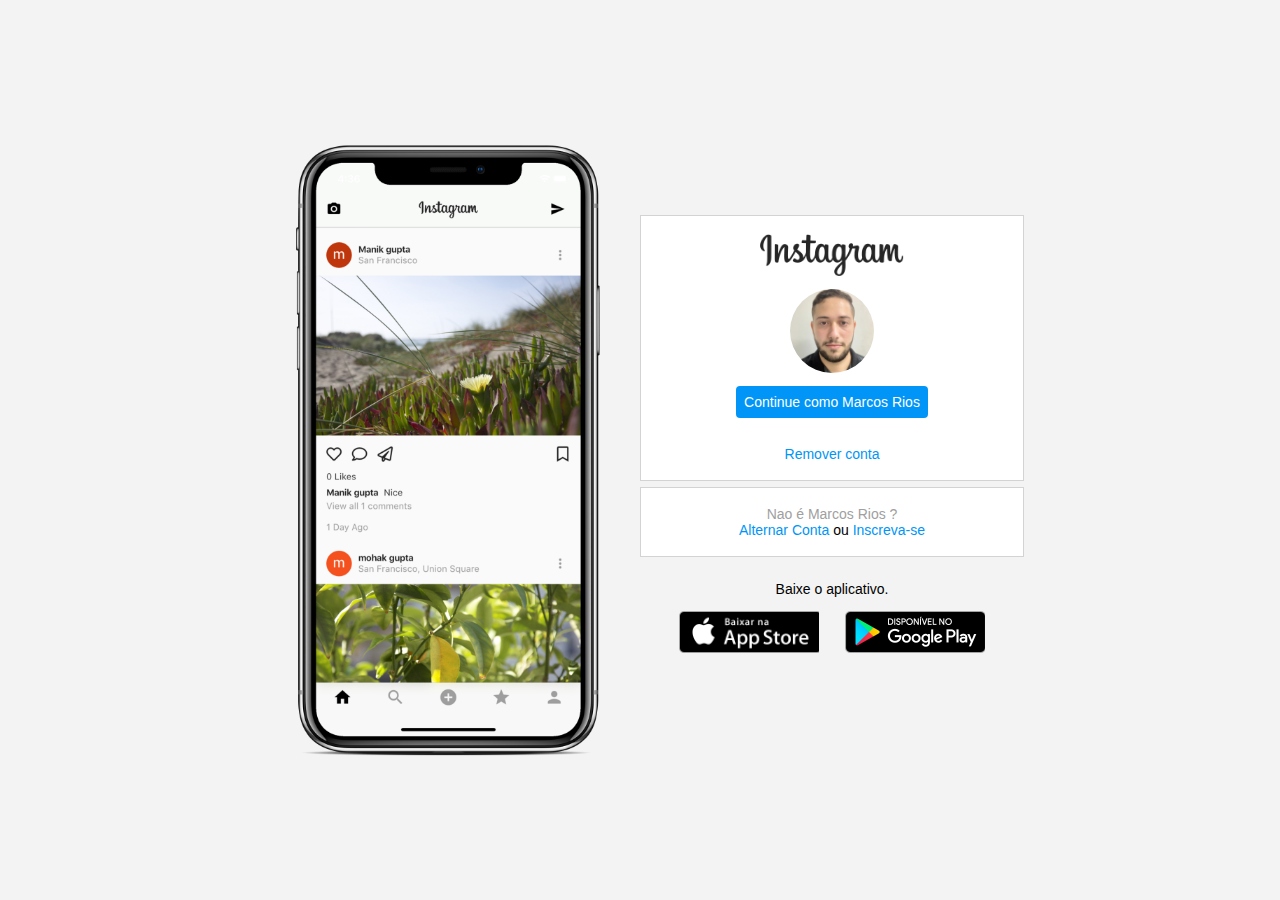
<file: II - Introducao HTML e CSS/Desafio Instagram/index.html>
<!DOCTYPE html>
<html>
<head>
	<title>Instagram - Estudo</title>
	<link rel="stylesheet" type="text/css" href="styles.css">
</head>
<body>
	<div class="container">
		<div class="phone">
			<img src="image/phone.png" alt="imagem celular">
		</div>
		<div class="action">
			<div class="login">
				<img src="image/instalogo.png" class="logo-instagram" alt="logo instagram">
				<div class="profile-photo">
					<img src="image/profile.png" alt="foto de perfil">
				</div>
				<a href="#" class="instagram-login">Continue como Marcos Rios</a>
				<a href="#" class="instagram-logout">Remover conta</a>
			</div>
			<div class="login">
				<p class="not-account">Nao é Marcos Rios ?</p>
				<p>
					<span class="link-action">Alternar Conta</span>
					ou
					<span class="link-action">Inscreva-se</span>
				</p>
			</div>
			<div class="download-app">
				<p class="get-app">Baixe o aplicativo.</p>
				<div class="download">
					<a href="#" class="download-bottom"></a>
					<a href="#" class="download-bottom"></a>
				</div>
			</div>
		</div>
	</div>
</body>
</html>
</file>
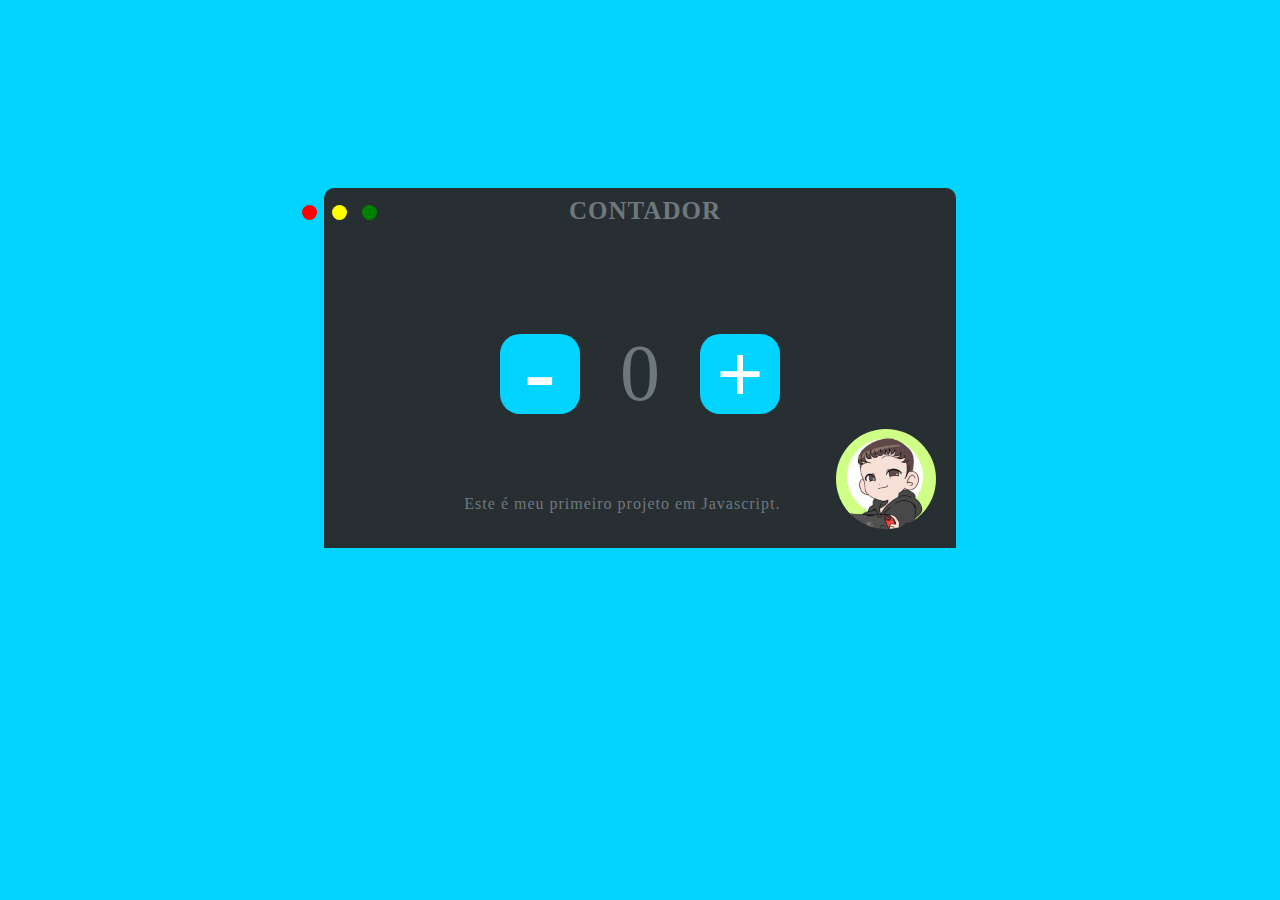
<file: projetos-bootcamp/contador/index.html>
<!DOCTYPE html>
<html>
<head>
	<title>Contador</title>
	<link rel="stylesheet" type="text/css" href="style.css">
</head>
<body>
	<div class="container">
		<div class="top">
			<div class="botoes">
				<li class="vermelho"></li>
				<li class="amarelo"></li>
				<li class="verde"></li>
			</div>
			<div class="h1">
				<h1>Contador</h1>
			</div>
		</div>
		<div class="counter">
			<button id="subtrai" >-</button>
			<span id="contador">0</span>
			<button id="adiciona">+</button>
		</div>
		<div class="main">
			<div class="primeiro-projeto">
				<p>Este é meu primeiro projeto em Javascript.</p>
			</div>
			<div class="img">
				<img src="img.png">
			</div>
		</div>
	</div>
	<script src="script.js"></script>
</body>
</html>
</file>
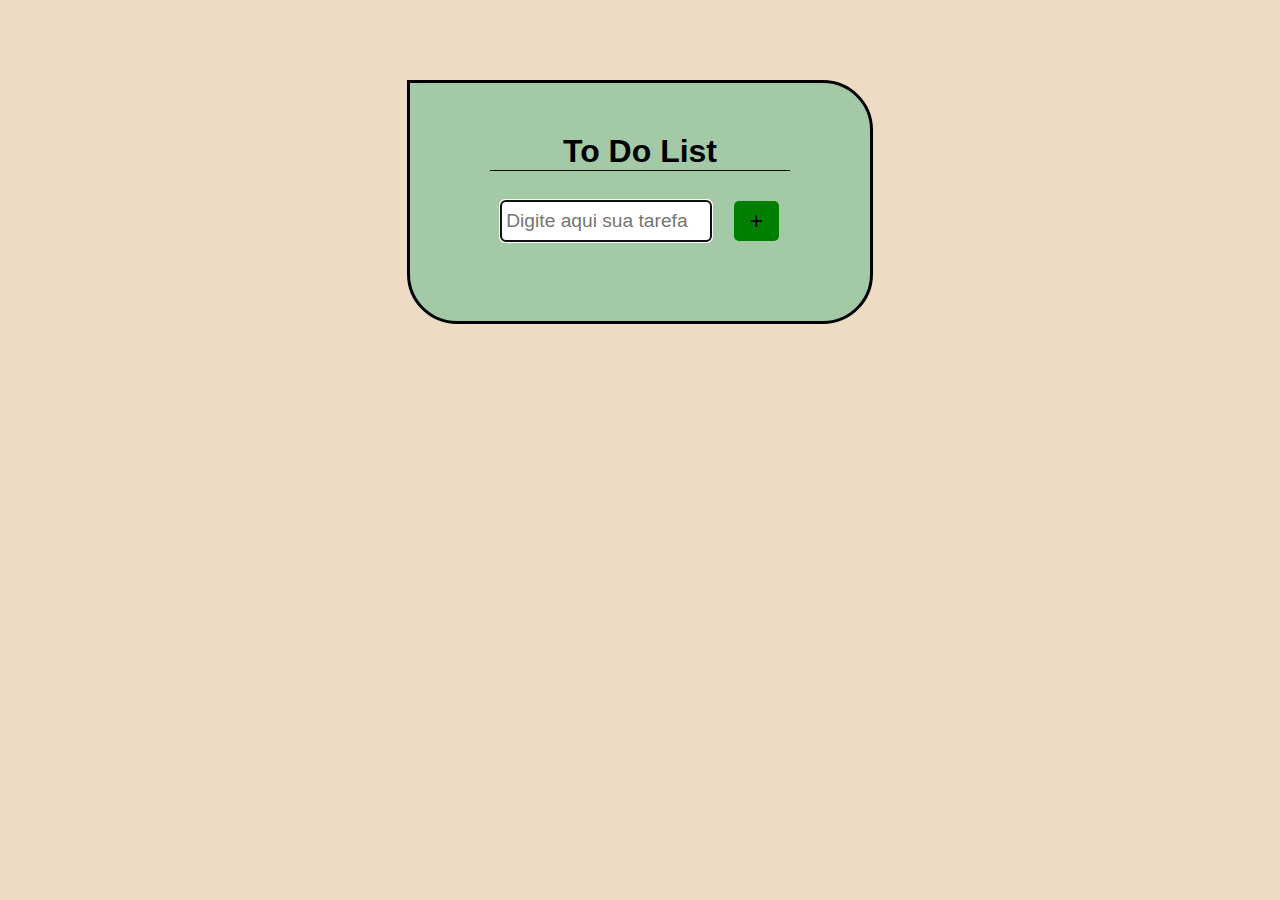
<file: projetos-bootcamp/lista-de-tarefas/index.html>
<!DOCTYPE html>
<html>
<head>
	<title>To-do List</title>
	<link rel="stylesheet" type="text/css" href="style.css">
</head>
<body>
	<div class="container">
		<div class="title">
			<h1>To Do List</h1>
		</div>
		<div class="action">
			<input id="nova-tarefa" type="text" name="nova-tarefa" placeholder="Digite aqui sua tarefa">
			<button id="adicionar">+</button>
		</div>
		<div class="lista-de-tarefas">
			<ul>
				<li id="tarefa"></li>
			</ul>
		</div>
	</div>
	<script type="text/javascript" src="script.js"></script>
</body>
</html>
</file>
<file: II - Introducao HTML e CSS/Desafio Instagram/styles.css>
*{
	margin: 0;
	padding: 0;
	box-sizing: border-box;
	text-decoration: none;
	font-family: sans-serif;
	font-size: 14px;
}

body{
	width: 100%;
	min-height: 100vh;
	background-color: rgb(243, 243, 243);
	margin: 0;
	padding: 0;
	display: flex;
	justify-content: center;
}

.container{
	display: flex;
	align-items: center;
	justify-content: start;
	width: 60%;
	height: 100vh;
}

.phone{
	display: flex;
	align-items: center;
	justify-content: center;
	width: 50%;
}


.phone img{
	height: 50rem;
}

.action{
	display: flex;
	align-items: center;
	justify-content: space-around;
	flex-direction: column;
	width: 50%;
	min-height: 34rem;
}

.login{
	display: flex;
	justify-content: space-between;
	align-items: center;
	flex-direction: column;
	background-color: #ffffff;
	width: 100%;
	padding: 1.3rem 0;
	border: 1px solid lightgray;
}

.login:nth-child(1){
	min-height: 19rem;
}

.logo-instagram{
	height: 3rem;
}

.profile-photo{
	display: flex;
	align-items: center;
	justify-content: center;
	border-radius: 50%;
	overflow: hidden;
}

.profile-photo img{
	width: 6rem;
}

.instagram-login{
	background-color: #0095f6;
	color: #ffffff;
	padding: 8px;
	border-radius: 4px;
}

.instagram-logout{
	color: #0095f6;
	margin-top: 1rem;
}

.not-account{
	color: rgb(160, 160, 160);
}

.link-action{
	color: #0095f6;
}

.download-app{
	display: flex;
	flex-direction: column;
	align-items: center;
	justify-content: center;
	width: 100%;
	padding: 1.3rem 0;
}

.download{
	display: flex;
	width: 100%;
	justify-content: space-evenly;
	align-items: center;
	padding: 1rem;
}

.download-bottom{
	height: 3rem;
	width: 10rem;
	background-size: cover;
}

.download-bottom:nth-child(1){
	background-image: url('image/appstore.png');
}

.download-bottom:nth-child(2){
	background-image: url('image/googleplay.png');
}


/* media queries */


@media(max-width: 1024px){
	.container{
		width: 90%;
	}
}

@media(max-width: 750px){
	body{
		background-color: #ffffff;
	}

	.container{
		width: 90%;
	}

	.phone{
		display: none;
	}

	.action{
		width: 100%;
	}

	.login{
		border: 1px solid transparent;
	}
}
</file>
<file: projetos-bootcamp/contador/style.css>
body{
	background: #00d4ff;
	height: 720px;
	display: flex;
	justify-content: center;
	align-items: center;
	color: #6f797d;
}

.container{
	width: 50%;
	height: 360px;
	background-color: #272f32;
	border-top-left-radius: 10px;
	border-top-right-radius: 10px;
}

.top{
	height: 35px;
	display: flex;
	align-items: center;
	padding-left: 15px;
	padding-top: 5px;
}

.botoes{
	display: flex;
	justify-content: flex-start;
	font-size: 50px;
}

.vermelho{
	color: red;
	width: 30px;
}

.amarelo{
	color: yellow;
	width: 30px;
}

.verde{
	color: green;
	width: 30px;
	
}

.h1{
	width: 70%;
	text-align: center;
}

h1{
	font-size: 25px;
	text-transform: uppercase;
	letter-spacing: 1px;
}

.counter{
	margin-top: 100px;
	width: 100%;
	display: flex;
	justify-content: center;
	align-items: center;
}

.counter button{
	background: #00d4ff;
	height: 80px;
	width: 80px;
	margin-left: 40px;
	margin-right: 40px;
	border-radius: 20px;
	border: none;
}

#subtrai{
	font-size: 100px;
	display: flex;
	align-items: center;
	justify-content: center;
	color: white;
}

#adiciona{
	font-size: 80px;
	display: flex;
	align-items: center;
	justify-content: center;
	color: white;
}

#contador{
	font-size: 80px;
}

.main{
	padding-top: 10px;
	display: flex;
	justify-content: flex-end;
	letter-spacing: 1px;
	margin-right: 20px;
}

.primeiro-projeto{
	width: 60%;
	text-align: center;
	padding-top: 50px;
}

.img img{
	max-width: 100px;
	border-radius: 50px;
	margin-left: 30px;
}
</file>
<file: projetos-bootcamp/lista-de-tarefas/style.css>
*{
	margin: 0;
	padding: 0;
	box-sizing: border-box;
	font-family: sans-serif;
	text-decoration: none;
}

body{
	display: flex;
	justify-content: center;
	background-color: #eddbc4;
}

.container{
	margin-top: 80px;
	padding:50px 80px 50px 80px;
	border: solid black;
	border-radius: 0px 50px 50px 50px;
	background-color: #a3c9a7;
}

.title{
	min-width: 300px;
	text-align: center;
	border-bottom: solid 1px;
	margin-bottom: 30px;
}

.action{
	width: 100%;
	display: flex;
	justify-content: space-around;
	margin-bottom: 30px;
}

#nova-tarefa, #adicionar{
	border-radius: 5px;
	border: none;
}

.action input{
	height: 40px;
	width: 70%;
	font-size: 1.2rem;
	padding-left: 5px;
	
}

#adicionar{
	width: 15%;
	font-size: 1.5rem;
	background-color: green;
}

li{
	list-style: none;
	letter-spacing: 1px;
	margin-bottom: 15px;
}

li input:checked + label{
	color: green;
	text-decoration: line-through;
}

#tarefa label{
	padding-left: 5px;
}

#pula-linha{
	margin-bottom: 15px;
}
</file>
